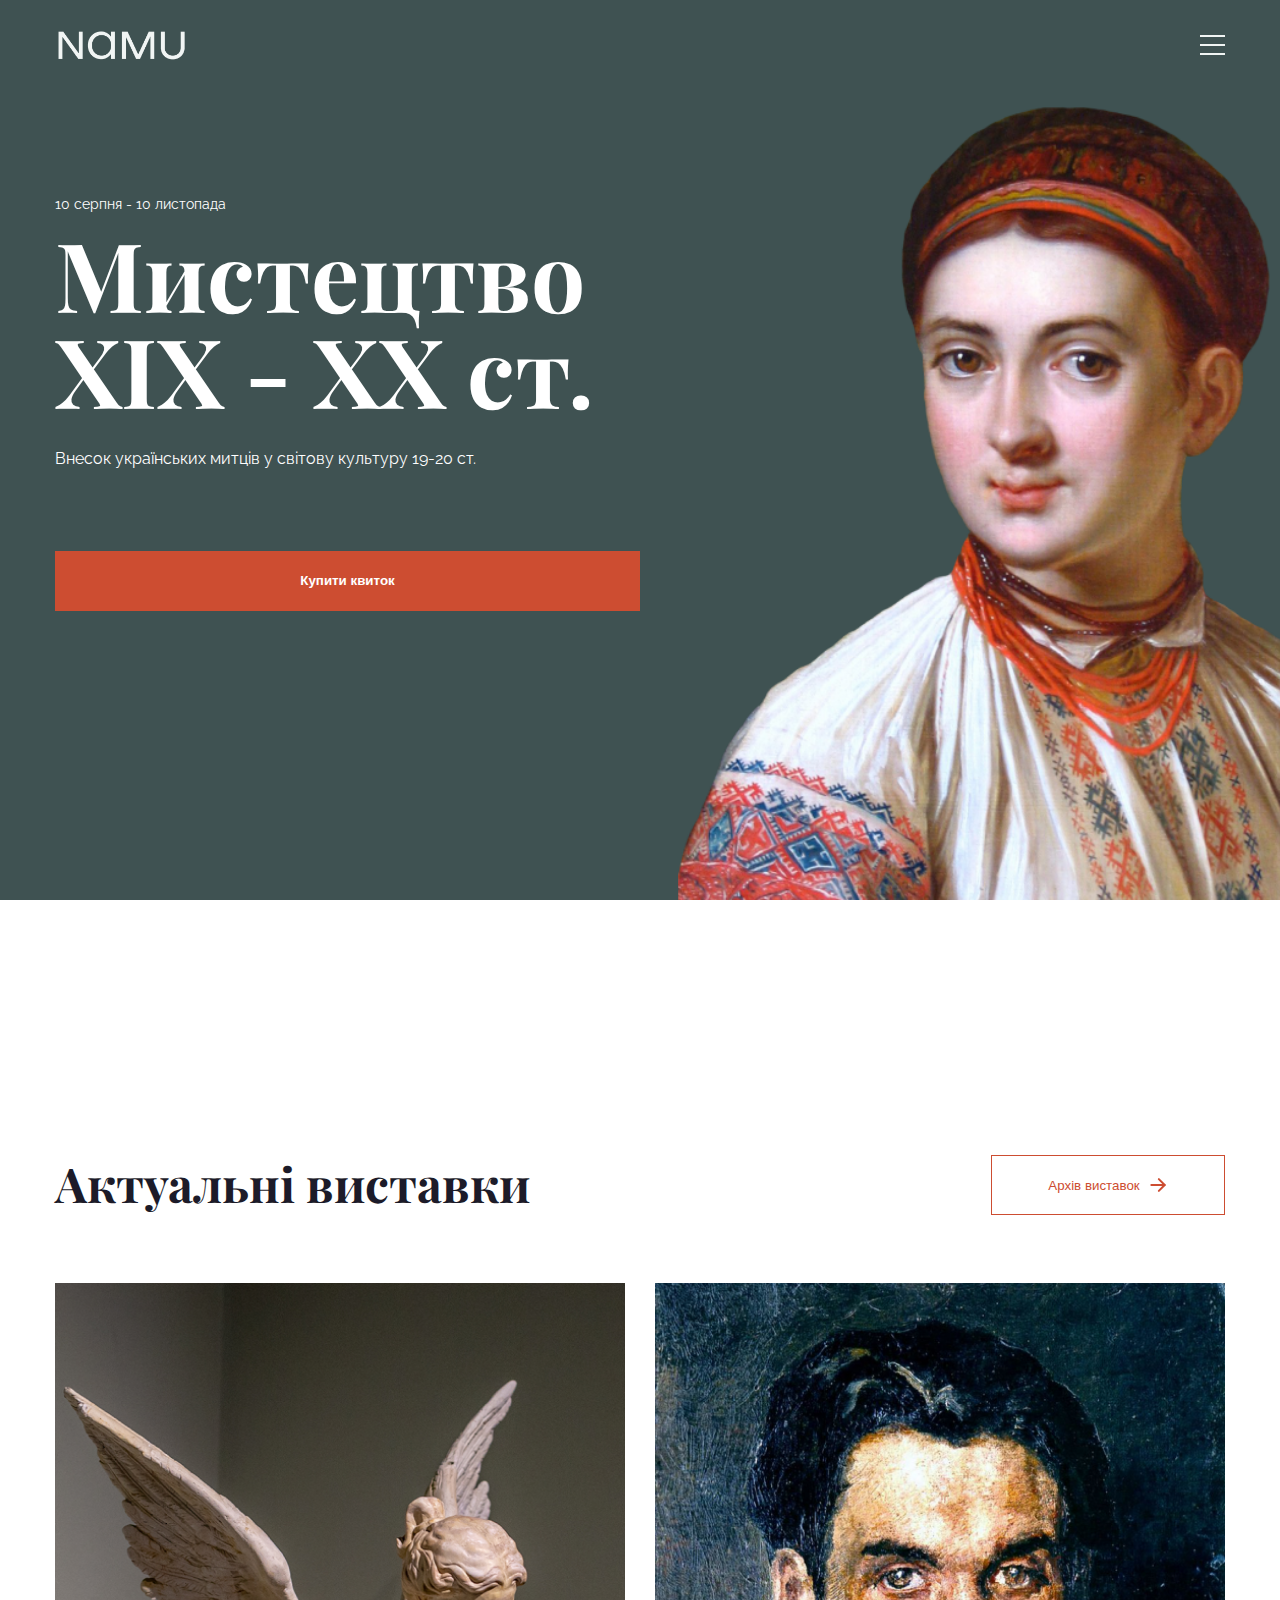
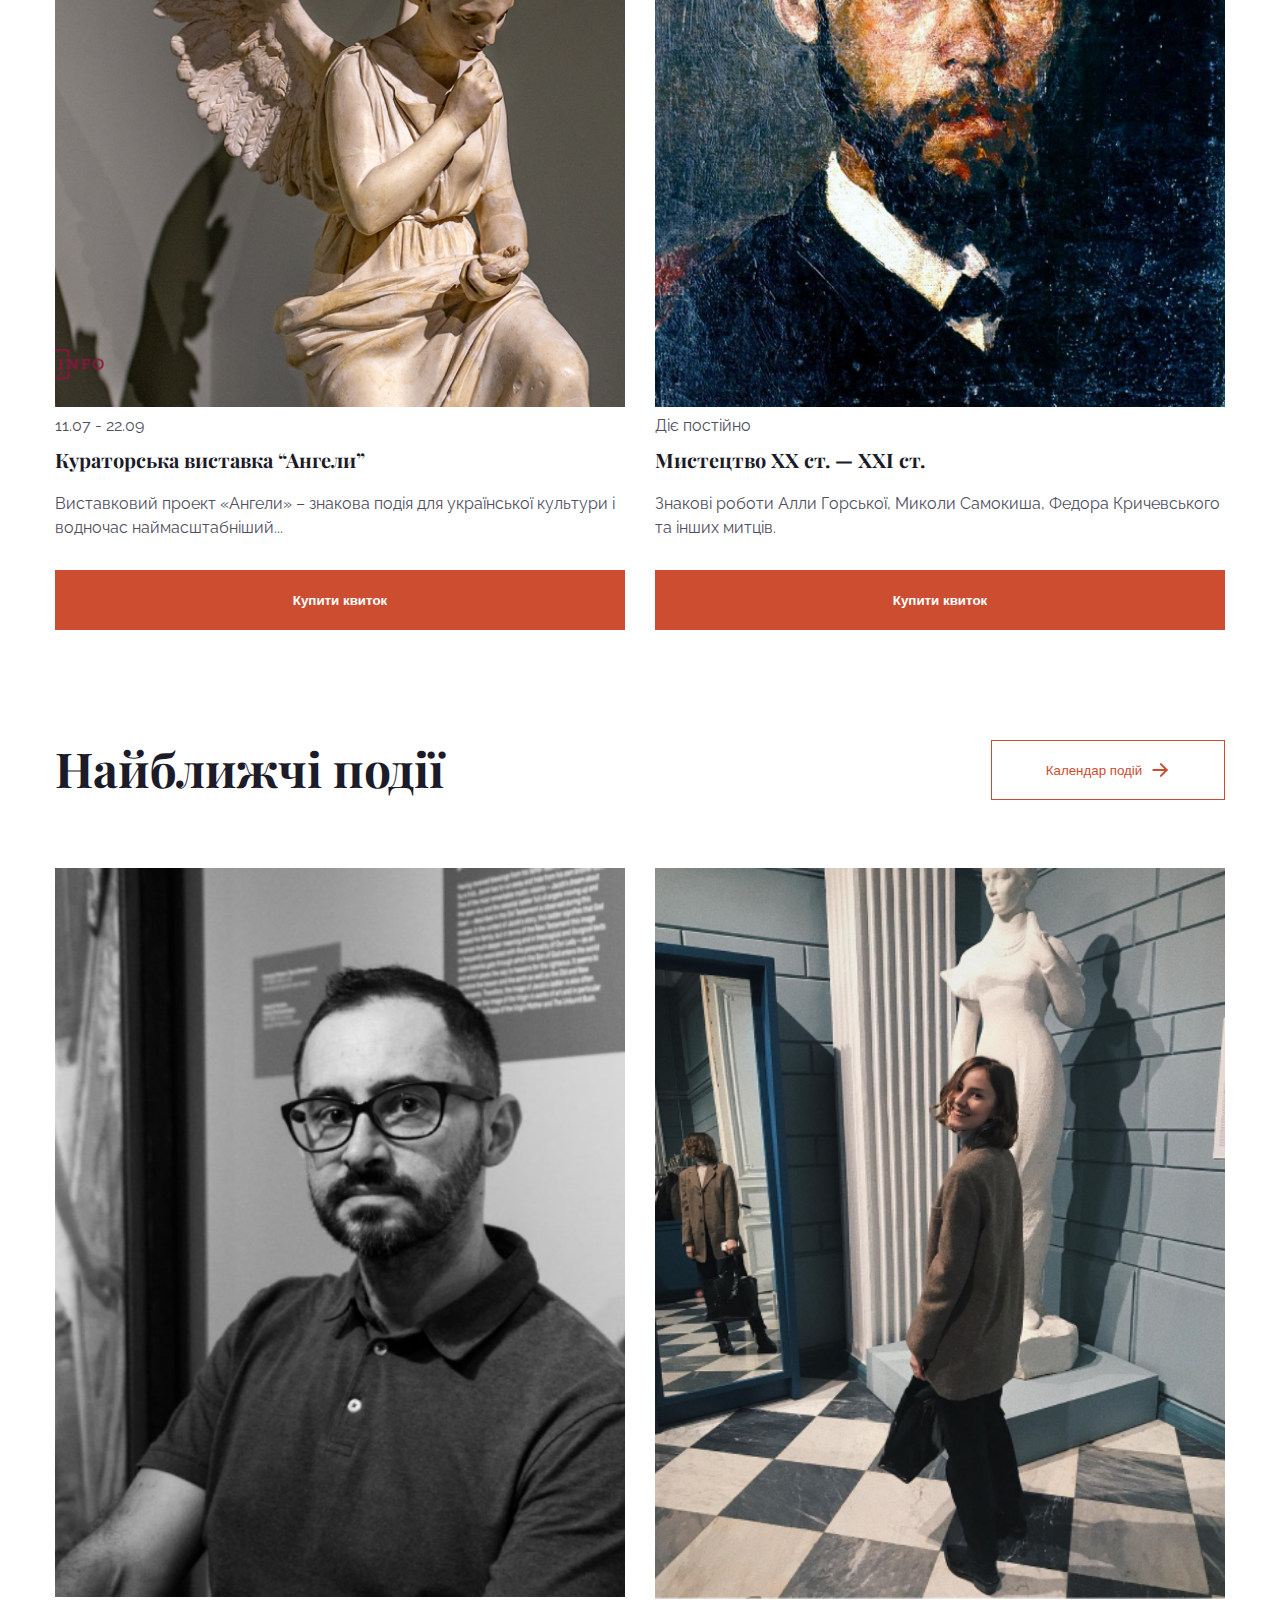
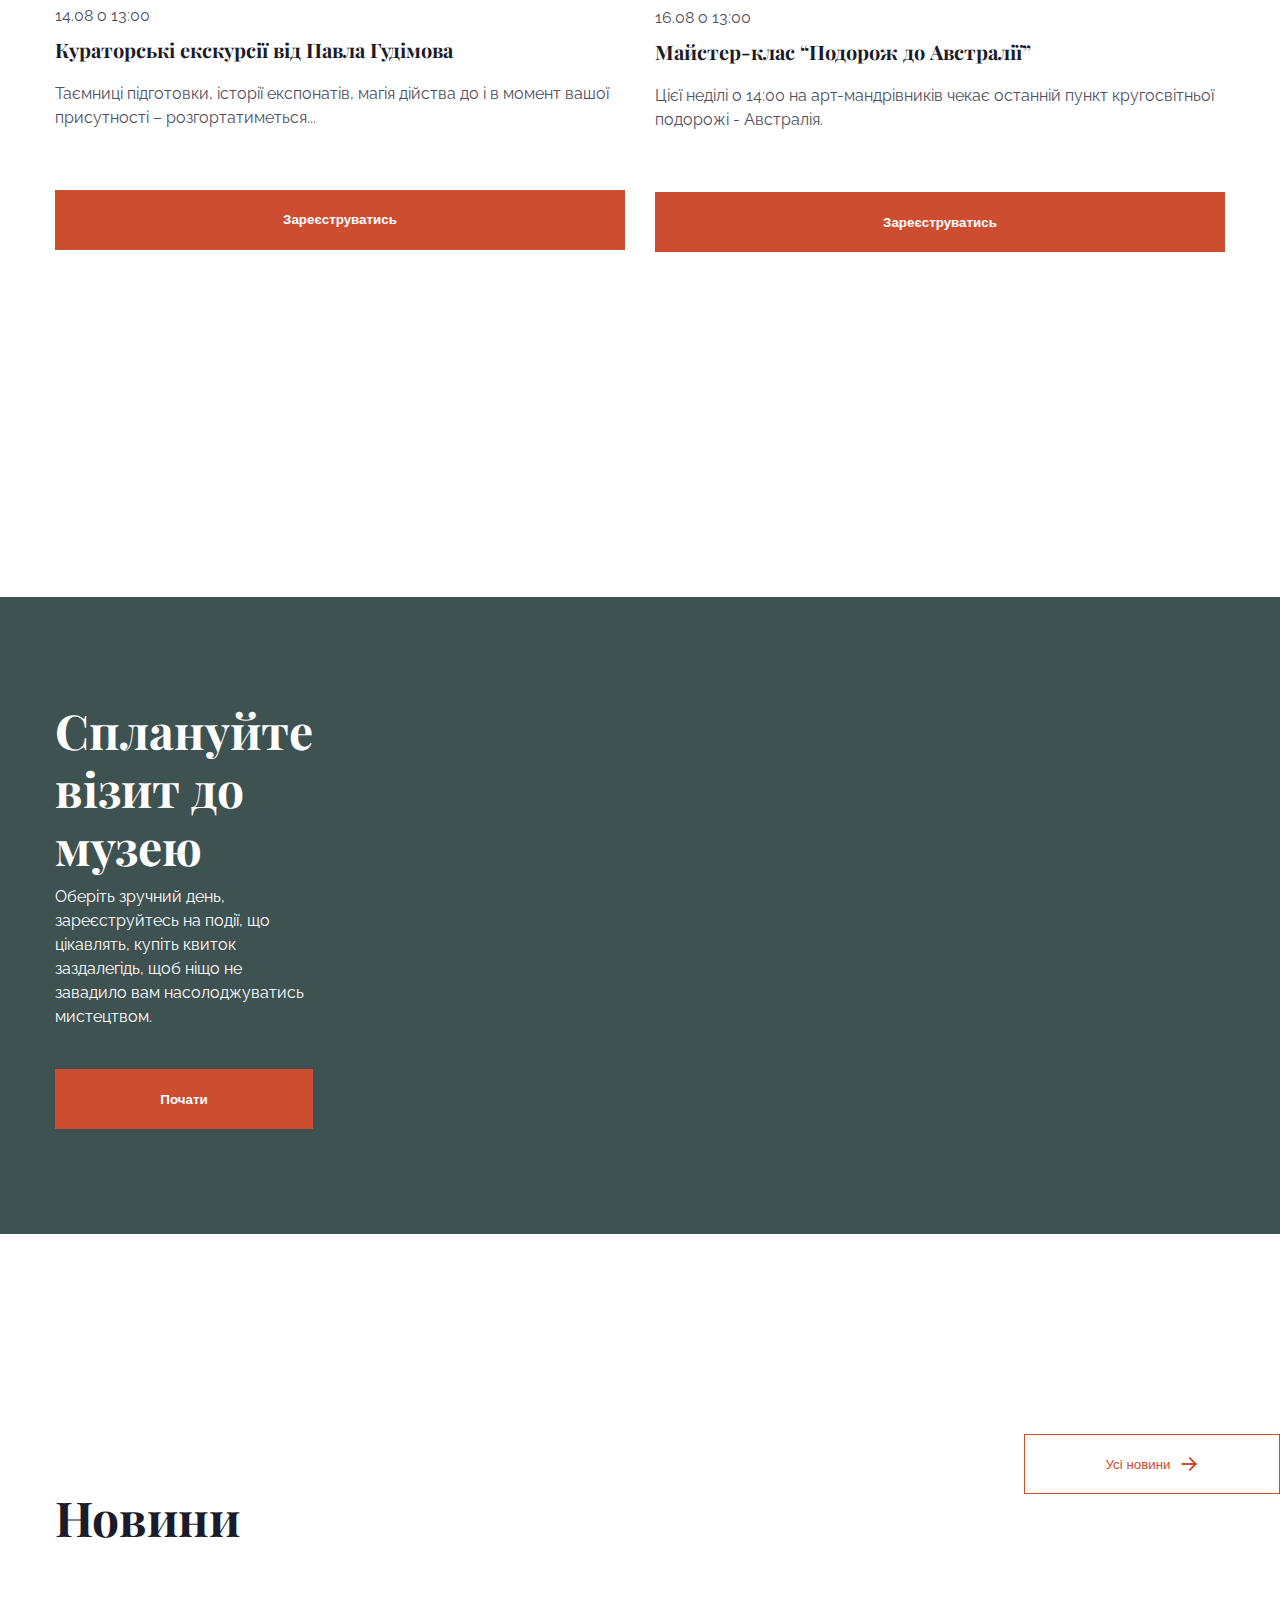
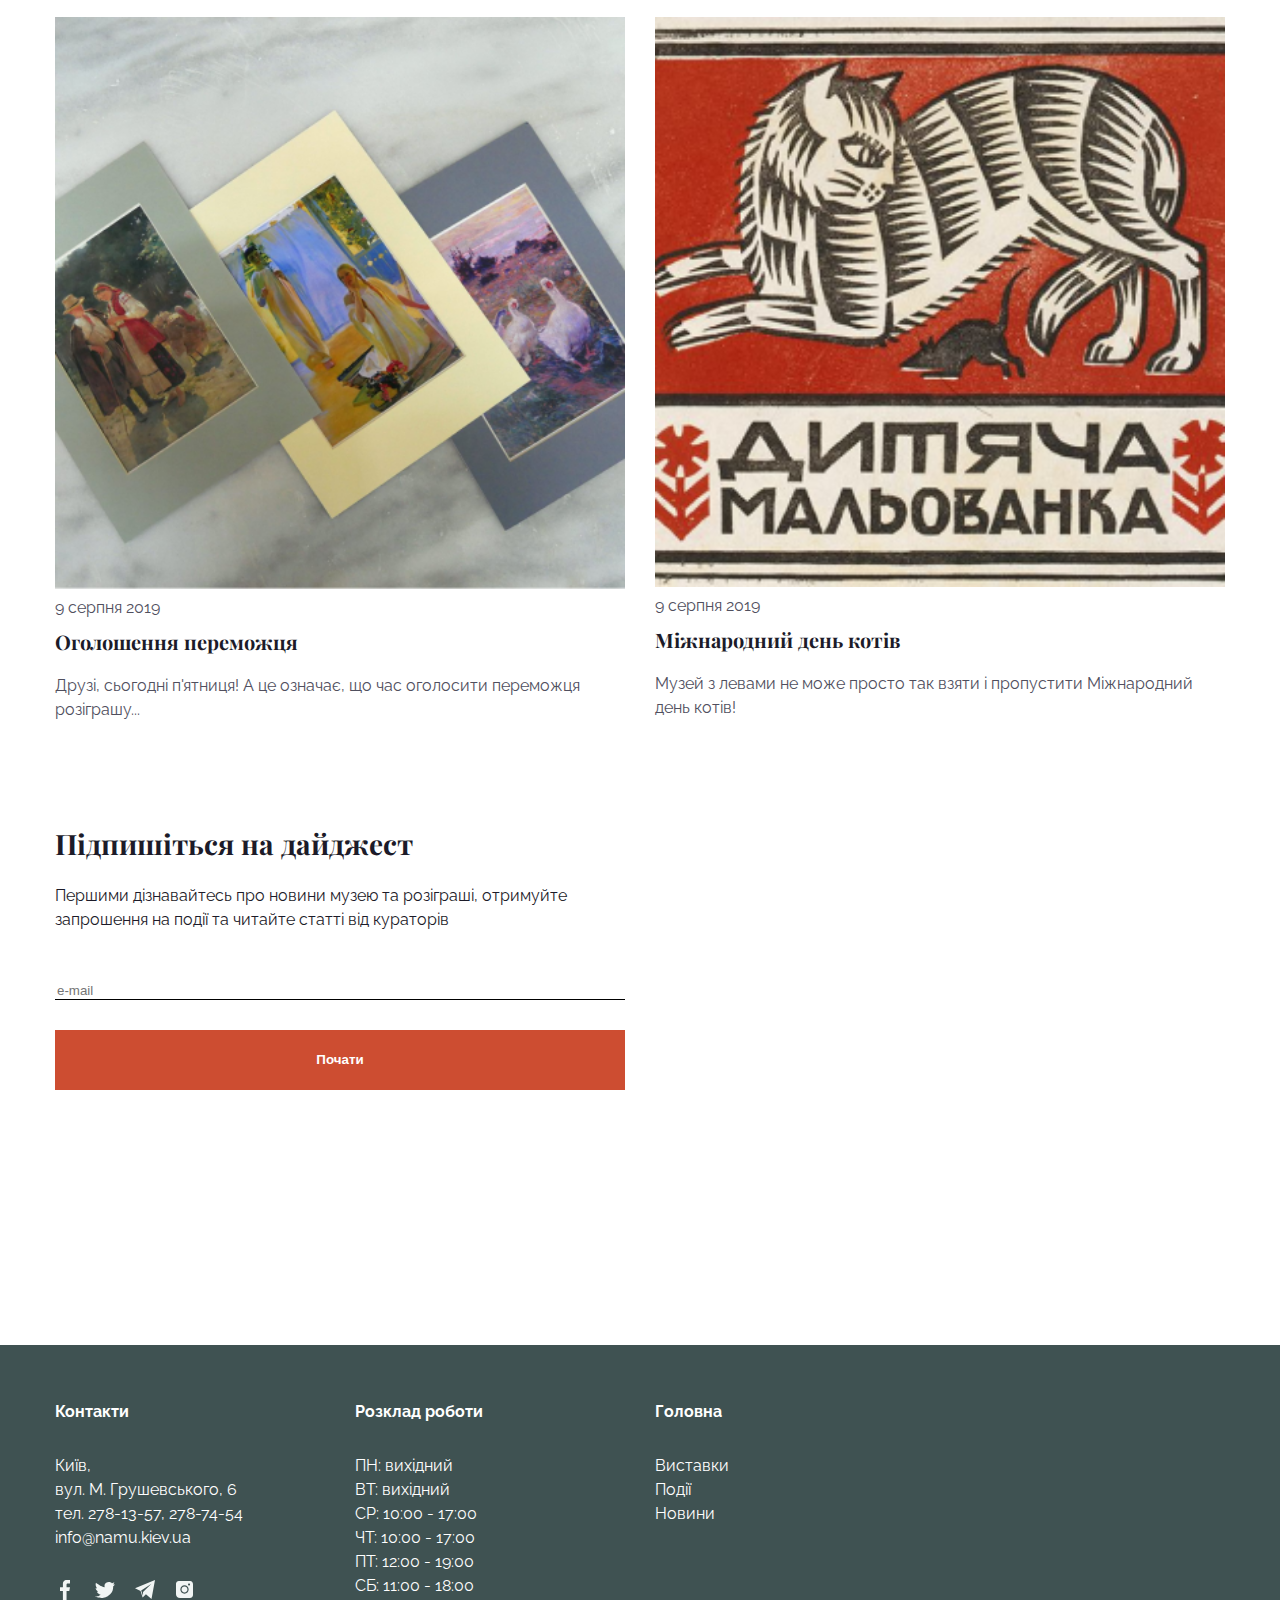
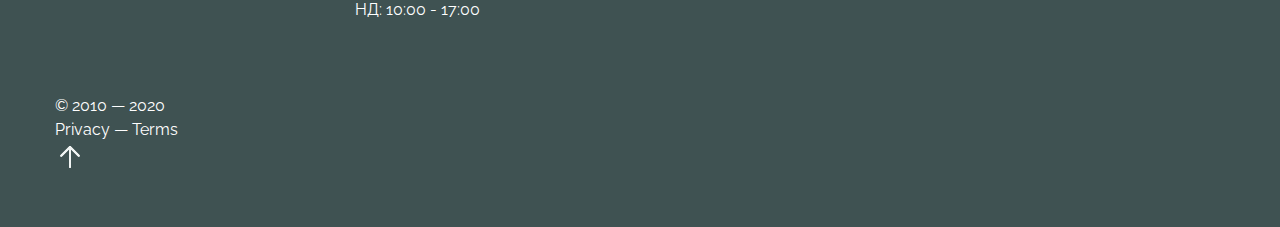
<file: index.html>
<!DOCTYPE html><html lang="en" class="page"><head><meta charset="UTF-8"><meta name="viewport" content="width=device-width, initial-scale=1.0"><title>Museum</title><link rel="stylesheet" href="main.d6921d7a.css"><script type="text/javascript" src="main.b2b0b56a.js"></script></head><body class="page__body"> <header class="header"> <div class="top-bar"> <a href="#" class="top-bar__logo__link"> <img src="header__logo.aadb8ca9.png" alt="NAMU logo" class="top-bar__logo"> </a> <div class="top-bar__top__icons"> <a href="#menu" class="icon icon--menu"> </a> </div> </div> <div class="header__bottom"> <div class="header__information"> <p class="header__information__date">10 серпня - 10 листопада</p> <h1 class="header__title header__title--margin">Мистецтво <br> ХІХ - ХХ ст.</h1> <p class="header__information__description">Внесок українських митців у світову культуру 19-20 ст.</p> <button class="button header__button">Купити квиток</button> </div> </div> <div class="header__image"> <a href="#"> <img src="header__girl.34d026ca.png" alt="Girl_from_Podolye" class="header__photo"> </a> </div> </header> <aside class="menu page__menu" id="menu"> <div class="top-bar"> <a href="#" class="top-bar__logo__link"> <img src="header__logo.aadb8ca9.png" alt="NAMU logo" class="top-bar__logo"> </a> <div class="menu__top__icons"> <div class="language-selector"> <select name="language" class="language-selector__select"> <option value="en" class="language-selector__option">ENG</option> <option value="uk" class="language-selector__option">UA</option> </select> </div> <a href="#" class="icon icon--close"></a> </div> </div> <div class="menu__bottom"> <div class="menu__top__information"> <div class="menu__top__information__schedule"> <p class="menu__top__information__text">Розклад сьогодні:</p> <p class="menu__top__information__time-and-place">12:00 - 19:00</p> </div> <div class="menu__top__information__place"> <p class="menu__top__information__text">Адреса:</p> <p class="menu__top__information__time-and-place">Київ, вул. М. Грушевського, 6</p> </div> </div> <nav class="nav"> <ul class="nav__list"> <li class="nav__item"> <a class="nav__link" href="#actually">Актуальні виставки</a> </li> <li class="nav__item"> <a class="nav__link" href="#upcoming">Найближчі події</a> </li> <li class="nav__item"> <a class="nav__link" href="#news">Новини</a> </li> </ul> </nav> <button class="button menu__button">Купити квиток</button> <div class="menu__image"></div> </div> </aside> <main class="main"> <div class="container"> <section class="actually" id="actually"> <h2 class="section-title">Актуальні виставки</h2> <div class="actually__exhibitions"> <article class="exhibitions"> <div class="exhibitions__content"> <img src="image(1).13ba38a7.png" alt="exhibition photo 1" class="exhibitions__photo"> <p class="landing__text">11.07 - 22.09</p> <h4 class="landing__title landing__title--margin">Кураторська виставка “Ангели”</h4> <p class="landing__description">Виставковий проект «Ангели» – знакова подія для української культури і водночас наймасштабніший...</p> </div> <div class="exhibitions__button"> <button class="button">Купити квиток</button> </div> </article> <article class="exhibitions"> <div class="exhibitions__content"> <img src="image(2).e277c2f7.png" alt="exhibition photo 2" class="exhibitions__photo"> <p class="landing__text">Діє постійно</p> <h4 class="landing__title landing__title--margin">Мистецтво ХХ ст. — XXI ст.</h4> <p class="landing__description">Знакові роботи Алли Горської, Миколи Самокиша, Федора Кричевського та інших митців.</p> </div> <div class="exhibitions__button"> <button class="button">Купити квиток</button> <button class="archive-button archive-button--actually">Архів виставок</button> </div> </article> </div> </section> <section class="upcoming" id="upcoming"> <h2 class="section-title">Найближчі події</h2> <div class="upcoming__events"> <article class="events"> <div class="upcoming__content"> <img src="upcoming__photo__man.f525eaaf.png" alt="Павло Гудімов" class="upcoming__photo"> <p class="landing__text">14.08 о 13:00</p> <h4 class="landing__title landing__title--margin">Кураторські екскурсії від Павла Гудімова </h4> <p class="landing__description">Таємниці підготовки, історії експонатів, магія дійства до і в момент вашої присутності – розгортатиметься...</p> </div> <button class="button">Зареєструватись</button> </article> <article class="events"> <div class="upcoming__content"> <img src="upcoming__photo__girl.65b4d765.png" alt="Куратор для майстер-класу" class="upcoming__photo"> <p class="landing__text">16.08 о 13:00</p> <h4 class="landing__title landing__title--margin">Майстер-клас “Подорож до Австралії”</h4> <p class="landing__description">Цієї неділі о 14:00 на арт-мандрівників чекає останній пункт кругосвітньої подорожі - Австралія.</p> </div> <div class="exhibitions__button"> <button class="button">Зареєструватись</button> <button class="archive-button">Календар подій</button> </div> </article> </div> </section> </div> <div class="upcoming__bottom-section"> <div class="container"> <div class="upcoming__bottom-section__content"> <div class="upcoming__bottom-section__text"> <h2 class="section-title section-title--upcoming">Сплануйте візит до музею</h2> <p class="upcoming__bottom-section__item">Оберіть зручний день, зареєструйтесь на події, що цікавлять, купіть квиток заздалегідь, щоб ніщо не завадило вам насолоджуватись мистецтвом.</p> </div> <div class="upcoming__bottom-section__button"> <button class="button">Почати</button> </div> </div> </div> </div> <section class="news" id="news"> <div class="container"> <h2 class="section-title">Новини</h2> <div class="news__item"> <article class="our-news"> <div class="news__content"> <img src="news-book.e0473d60.png" alt="Book" class="news__photo"> <p class="landing__text">9 серпня 2019</p> <h4 class="landing__title landing__title--margin">Оголошення переможця</h4> <p class="landing__description">Друзі, сьогодні п'ятниця! А це означає, що час оголосити переможця розіграшу...</p> </div> </article> <article class="our-news"> <div class="news__content"> <img src="news-children's-coloring.64b887e8.png" alt="Coloring" class="news__photo"> <p class="landing__text">9 серпня 2019</p> <h4 class="landing__title landing__title--margin">Міжнародний день котів</h4> <p class="landing__description">Музей з левами не може просто так взяти і пропустити Міжнародний день котів!</p> </div> <button class="archive-button">Усі новини</button> </article> <div class="news__bottom"> <h2 class="news__bottom__title">Підпишіться на дайджест</h2> <p class="news__bottom__text">Першими дізнавайтесь про новини музею та розіграші, отримуйте запрошення на події та читайте статті від кураторів</p> <input type="email" class="news__bottom__email news__bottom__email--margin" placeholder="e-mail"> <button class="button">Почати</button> </div> </div> </div> </section> </main> <footer class="footer"> <div class="container"> <div class="footer__content"> <div class="footer__contacts"> <div class="footer__contacts__information"> <h4 class="footer__title">Контакти</h4> <p class="footer__information-text">Київ,<br> вул. М. Грушевського, 6 <br> тел. 278-13-57, 278-74-54 <br> info@namu.kiev.ua </p> </div> <div class="footer__contacts__icons"> <a href="#" class="footer__icons__item"> <img src="facebook.ebc70b0a.svg" alt="facebook"> </a> <a href="#" class="footer__icons__item"> <img src="twitter.82b48797.svg" alt="twitter"> </a> <a href="#" class="footer__icons__item"> <img src="telegram.3c651cf2.svg" alt="telegram"> </a> <a href="#" class="footer__icons__item"> <img src="instagram.26174084.svg" alt="instagram"> </a> </div> </div> <div class="footer__schedule"> <h4 class="footer__title">Розклад роботи</h4> <ul class="footer__schedule__list"> <li class="footer__schedule__item">ПН: вихідний</li> <li class="footer__schedule__item">ВТ: вихідний</li> <li class="footer__schedule__item">СР: 10:00 - 17:00</li> <li class="footer__schedule__item">ЧТ: 10:00 - 17:00</li> <li class="footer__schedule__item">ПТ: 12:00 - 19:00</li> <li class="footer__schedule__item">СБ: 11:00 - 18:00</li> <li class="footer__schedule__item">НД: 10:00 - 17:00</li> </ul> </div> <div class="footer__main"> <h4 class="footer__title">Головна</h4> <p class="footer__main__text"> Виставки <br> Події <br> Новини </p> </div> </div> <div class="footer__additional"> <div class="footer__additional__content"> <div class="footer__additional__text"> <p class="footer__additional__year">© 2010 — 2020</p> <p class="footer__additional__privacy">Privacy — Terms</p> </div> <div class="footer__additional__icon"> <a href="#"> <img src="scroll-up.2508f15a.svg" alt="scroll-up"> </a> </div> </div> </div> </div> </footer> </body></html>
</file>
<file: main.d6921d7a.css>
@import url("https://fonts.googleapis.com/css2?family=Montserrat:wght@400;700&family=Open+Sans:ital,wght@0,300;0,400;0,500;0,600;0,700;0,800;1,400&family=Raleway:wght@400;600&family=Roboto:wght@400;500;700&family=Space+Grotesk:wght@700&family=Space+Mono&family=Tinos:wght@400;700&display=swap");@import url("https://fonts.googleapis.com/css2?family=Montserrat:wght@400;700&family=Open+Sans:ital,wght@0,300;0,400;0,500;0,600;0,700;0,800;1,400&family=Playfair+Display:wght@700&family=Raleway:wght@400;600&family=Roboto:wght@400;500;700&family=Space+Grotesk:wght@700&family=Space+Mono&family=Tinos:wght@400;700&display=swap");.container{padding-inline:20px}@media (min-width:576px){.container{padding-inline:40px}}@media (min-width:1024px){.container{padding:55px}}h1{font-family:Roboto,sans-serif;font-weight:400}*{box-sizing:border-box}button{border:none}p{margin:0}input{border:none;outline:none}a{text-decoration:none}.page{font-family:Raleway,sans-serif;font-size:16px;font-weight:400;line-height:150%;color:#fff;scroll-behavior:smooth}.page__body{min-width:320px;margin:0;padding:0}.page__menu{position:fixed;top:0;right:0;left:0;transform:translateX(-100%);opacity:0;transition:all .3s;pointer-events:none}.page__menu:target{opacity:1;transform:translateX(0);pointer-events:all}.header{height:100vh;display:flex;flex-direction:column;background-color:#3f5252;position:relative}.header__bottom{padding-inline:20px}@media (min-width:576px){.header__bottom{padding-inline:40px}}@media (min-width:1024px){.header__bottom{padding:55px}}.header__information{margin-top:50px;margin-bottom:40px}@media (min-width:1024px){.header__information{width:50%}}.header__information__date{font-size:14px;line-height:140%}.header__title{font-family:Playfair Display,sans-serif;font-size:48px;font-weight:700;line-height:100%;color:inherit}@media (min-width:576px){.header__title{font-size:72px}}@media (min-width:1024px){.header__title{font-size:96px}}.header__title--margin{margin-top:10px;margin-bottom:30px}.header__photo{position:absolute;left:50%;bottom:0;transform:translateX(-50%);height:273px;max-height:100%}@media (min-width:576px){.header__photo{height:450px}}@media (min-width:1024px){.header__photo{right:0;transform:translateX(5%);height:90%}}.header__button{margin-top:40px}@media (min-width:576px){.header__button{margin-top:50px}}@media (min-width:1024px){.header__button{margin-top:80px}}.top-bar{padding-block:20px;padding-inline:20px;display:flex;justify-content:space-between;align-items:center}@media (min-width:576px){.top-bar{padding-inline:40px}}@media (min-width:1024px){.top-bar{padding:55px}}@media (min-width:576px){.top-bar{padding-block:20px 40px}}@media (min-width:1024px){.top-bar{padding-block:25px}}.top-bar__icons{display:flex;align-items:center}.top-bar__logo__link{display:flex}.top-bar__logo{transition:transform .3s;height:40px}.top-bar__logo:hover{transform:scale(1.2)}.button{box-sizing:border-box;height:60px;width:100%;background-color:#cd4d31;color:#fff;font-weight:600;line-height:100%;cursor:pointer;transition:all .3s}.button:hover{background-color:#af3419}.button:active{background-color:#ea340d}.button:disabled{background:#dd836f}.archive-button{display:flex;align-items:center;box-sizing:border-box;width:100%;height:60px;gap:8px;border:1px solid #cd4d31;color:#cd4d31;background-color:#fff;justify-content:center;cursor:pointer;transition:all .3s}.archive-button:hover{border:1px solid #af3419;color:#af3419}.archive-button:active{border:1px solid #ea340d;color:#ea340d}.archive-button:disabled{border:1px solid #dd836f;color:#dd836f}@media (min-width:576px){.archive-button{width:20%;position:absolute;top:0;left:80%}}.archive-button:after{content:url(arrow.a7572ff7.svg);height:20px;width:20px}.icon--menu{display:block;background-image:url(menu.0964b5d9.svg);background-repeat:no-repeat;width:25px;height:20px;align-items:center;transition:transform .3s}.icon--menu:hover{transform:scale(1.2)}.icon--close{display:block;background-image:url(close.9c056eb4.svg);background-repeat:no-repeat;width:22px;height:22px;transition:transform .3s}.icon--close:hover{transform:scale(1.2)}.menu{height:100vh;background-color:#3f5252}.menu__top__icons{display:flex;gap:30px}.menu__top__information{display:flex;flex-direction:column;gap:20px;margin-bottom:40px}@media (min-width:576px){.menu__top__information{flex-direction:row;gap:125px}}.menu__top__information__text{font-size:14px;line-height:140%}.menu__top__information__time-and-place{font-weight:600}.menu__bottom{padding-inline:20px}@media (min-width:576px){.menu__bottom{padding-inline:40px}}@media (min-width:1024px){.menu__bottom{padding:55px}}.menu__button{margin-top:40px}.menu__image{opacity:1;bottom:0;height:200px;max-height:100%}@media (min-width:576px){.menu__image{opacity:1}}.language-selector{display:flex;align-items:center;color:#fff}.language-selector__select{color:#fff}.language-selector__option,.language-selector__select{background-color:#3f5252;border:none}.nav{font-weight:700;font-family:Playfair Display,sans-serif;font-size:20px;line-height:150%;padding-bottom:40px;border-bottom:1px solid #fff}.nav__list{margin:0;padding:0;list-style:none;display:flex;flex-direction:column;gap:20px}.nav__link{text-decoration:none;color:inherit}@media (min-width:576px){.nav__link{font-family:Playfair Display,sans-serif;font-size:48px;font-weight:700;line-height:120%}}.section-title{margin:0 0 60px;font-family:Playfair Display,sans-serif;font-size:28px;font-weight:700;line-height:125%;color:#1c1b29}@media (min-width:576px){.section-title{font-size:40px;margin-bottom:75px}}@media (min-width:1024px){.section-title{font-size:48px;line-height:120%;margin-bottom:70px}}.section-title--margin{margin-bottom:20px}@media (min-width:1024px){.section-title--margin{margin-bottom:50px}}.section-title--upcoming{color:inherit;margin-bottom:10px}@media (min-width:576px){.section-title--upcoming{margin-bottom:20px}}@media (min-width:1024px){.section-title--upcoming{margin-bottom:10px}}.main{display:grid;row-gap:90px;padding-block:90px}@media (min-width:576px){.main{row-gap:160px;padding-block:160px}}@media (min-width:1024px){.main{row-gap:200px;padding-block:200px}}.actually{position:relative}.actually__exhibitions{display:grid;row-gap:60px}@media (min-width:576px){.actually__exhibitions{grid-template-columns:repeat(2,1fr);column-gap:30px}}@media (min-width:576px){.archive-button--actually{position:absolute;top:0;left:80%}}.exhibitions__content{margin-bottom:30px}.exhibitions__photo{width:100%}.exhibitions__button{display:flex;gap:30px;flex-direction:column}.upcoming{position:relative;margin-top:90px}@media (min-width:576px){.upcoming{margin-top:105px}}@media (min-width:1024px){.upcoming{margin-top:110px}}.upcoming__events{display:grid;row-gap:60px;padding-bottom:90px}@media (min-width:576px){.upcoming__events{grid-template-columns:repeat(2,1fr);column-gap:30px}}.upcoming__content{margin-bottom:60px}.upcoming__photo{width:100%}.upcoming__button{display:flex;gap:30px;flex-direction:column}.upcoming__bottom-section{--columns:2;display:grid;column-gap:20px;grid-template-columns:repeat(var(--columns),1fr);background-color:#3f5252}@media (min-width:576px){.upcoming__bottom-section{--columns:6;column-gap:30px}}@media (min-width:1024px){.upcoming__bottom-section{--columns:12}}.upcoming__bottom-section__content{color:inherit;padding-block:50px}@media (min-width:576px){.upcoming__bottom-section__text{grid-column:1/-1}}@media (min-width:1024px){.upcoming__bottom-section__text{grid-column:7/-1}}@media (min-width:576px){.upcoming__bottom-section__button{grid-column:span 3}}.upcoming__bottom-section__item{margin-bottom:40px}.landing__text{color:#504f5e}.landing__title{font-family:Playfair Display,sans-serif;font-size:20px;font-weight:700;color:#1c1b29}.landing__title--margin{margin-top:10px;margin-bottom:20px}.landing__description{color:#504f5e;width:570px}.news{position:relative}.news__item{display:grid;row-gap:50px}@media (min-width:576px){.news__item{grid-template-columns:repeat(2,1fr);column-gap:30px}}.news__photo{width:100%}.news__content{margin-bottom:30px}.news__bottom__title{font-family:Playfair Display,sans-serif;font-size:28px;font-weight:700;line-height:125%;color:#1c1b29}.news__bottom__text{color:#1c1b29}.news__bottom__email{border-bottom:1px solid #000;text-decoration:none;color:#1c1b29;width:100%;transition:.3s}.news__bottom__email:hover{border-bottom:1px solid #af3419;color:#af3419}.news__bottom__email:active{border-bottom:1px solid #ea340d;color:#ea340d}.news__bottom__email:disabled{border-bottom:1px solid #000;color:#000}.news__bottom__email--margin{margin-top:50px;margin-bottom:30px}.footer{background-color:#3f5252}.footer__content{--columns:2;display:grid;column-gap:20px;grid-template-columns:repeat(var(--columns),1fr);grid-template-columns:1fr}@media (min-width:576px){.footer__content{--columns:6;column-gap:30px}}@media (min-width:1024px){.footer__content{--columns:12}}@media (min-width:576px){.footer__content{grid-template-columns:repeat(2,1fr)}}@media (min-width:1024px){.footer__content{grid-template-columns:repeat(4,1fr)}}.footer__title{margin-bottom:30px;margin-top:0}.footer__contacts{display:flex;flex-direction:column;gap:30px}.footer__contacts__icons{display:flex;column-gap:20px}.footer__schedule__list{list-style:none;padding:0;margin:0}.footer__additional{margin-top:72px;display:flex;justify-content:space-between}.footer__additional__icon{background-image:url(scroll-up.2508f15a.svg);height:30px;width:30px}
/*# sourceMappingURL=main.d6921d7a.css.map */
</file>
